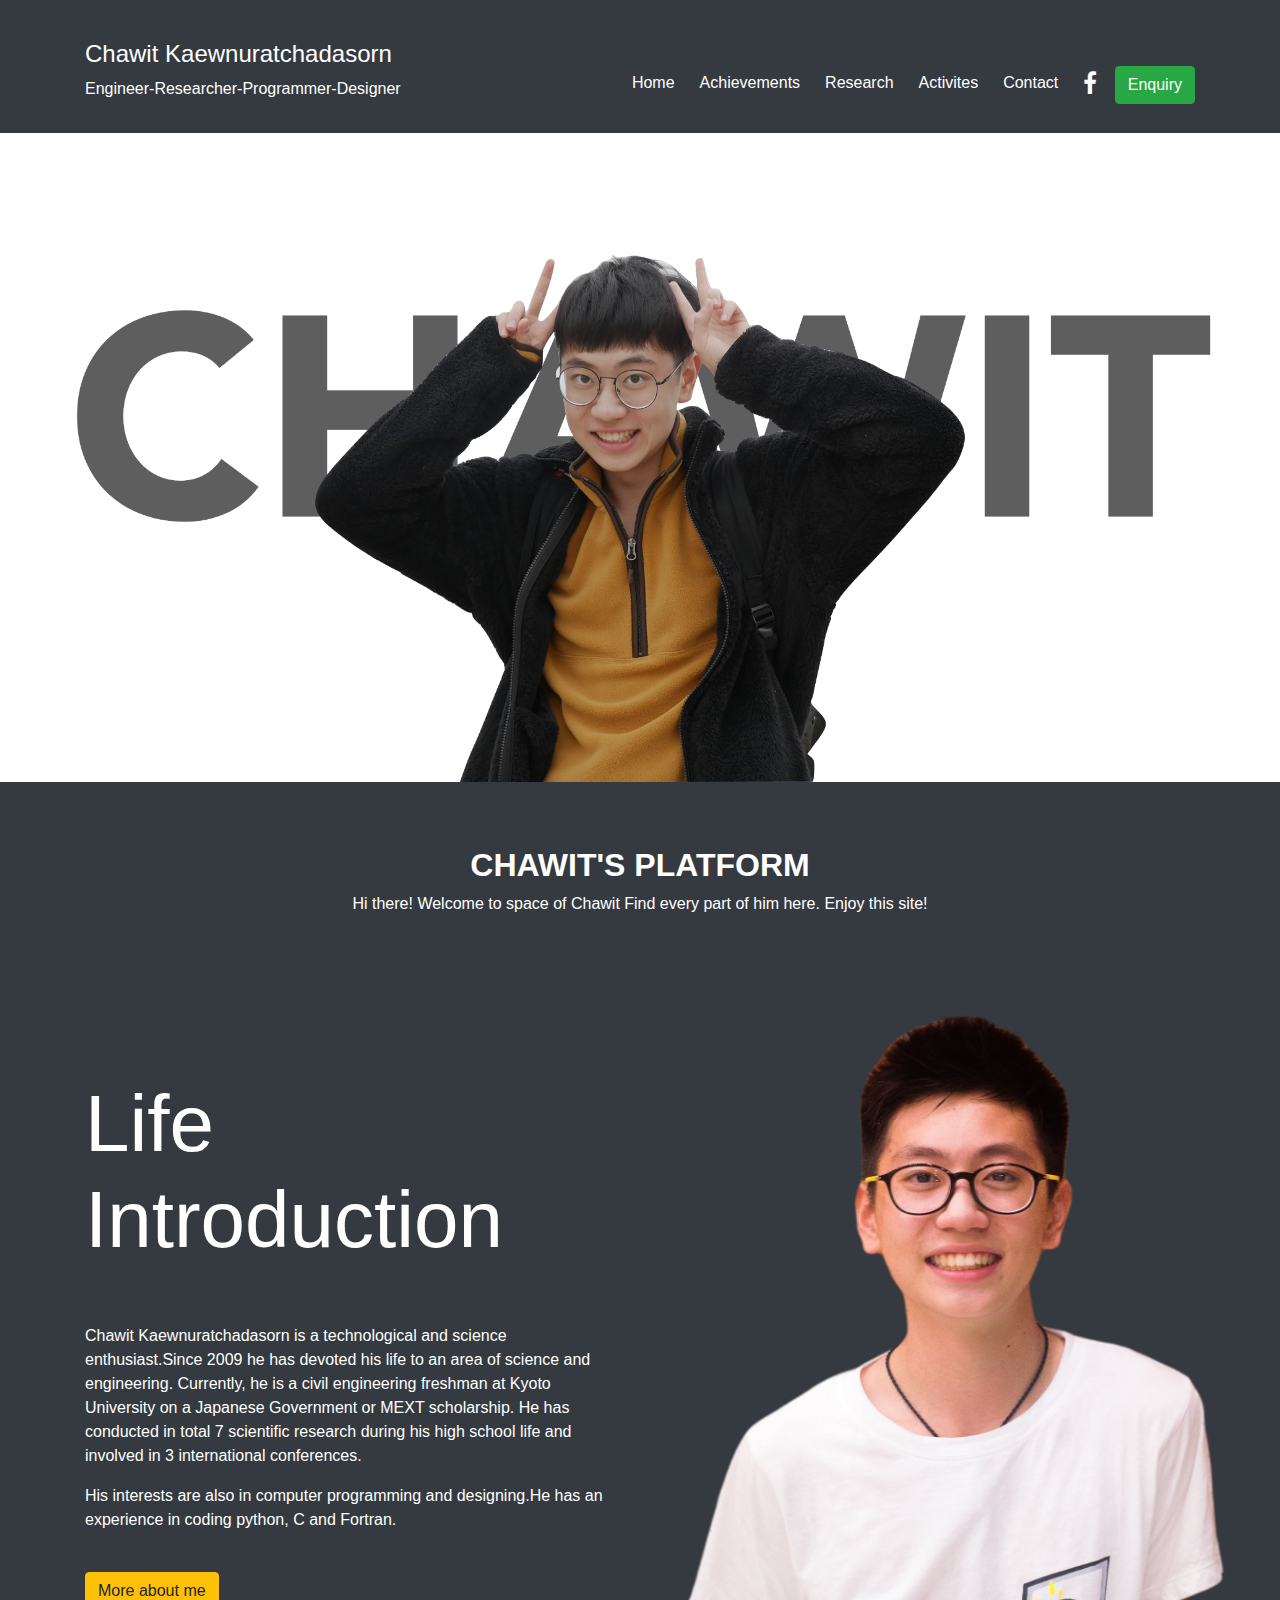
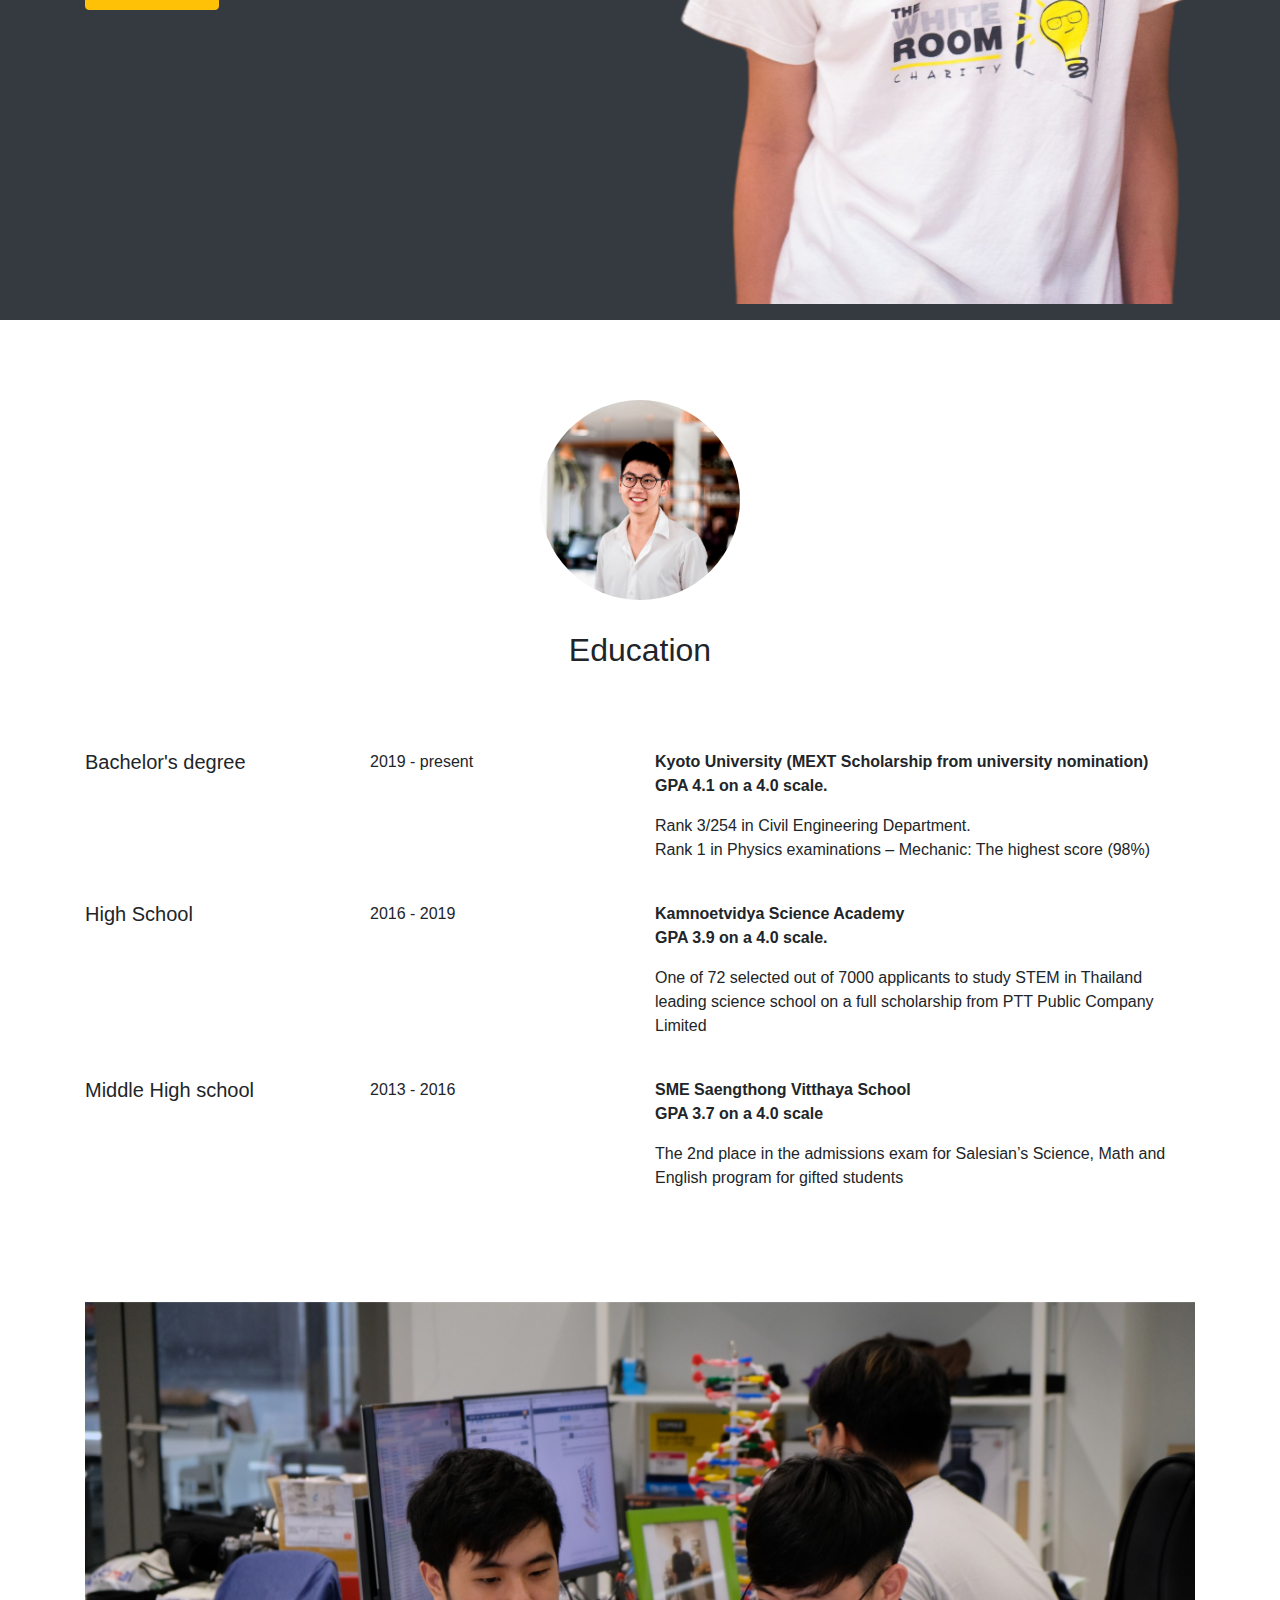
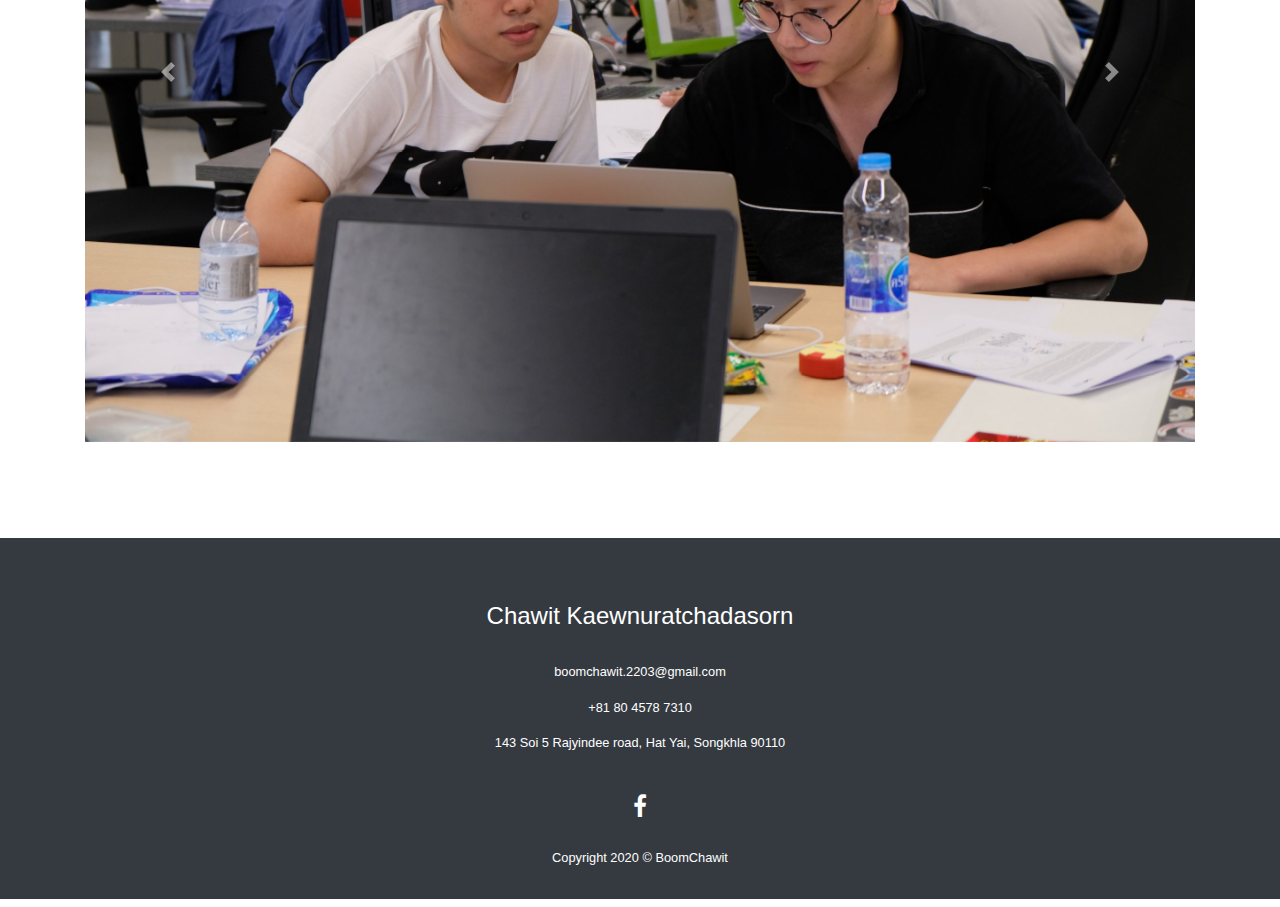
<file: index.html>
<!DOCTYPE html>

<html lang="en">
    <head>
        <link href="https://stackpath.bootstrapcdn.com/bootstrap/4.5.0/css/bootstrap.min.css" rel="stylesheet">
        <link rel="stylesheet" href="https://cdnjs.cloudflare.com/ajax/libs/font-awesome/4.7.0/css/font-awesome.min.css">
        <link href="styles.css" rel="stylesheet">
        <title>My Webpage</title>
        <script src = "fade.js"></script>
    </head>
    <body>
        <div class="container-fluid p-3 mb-2 bg-dark text-white">
            <br>
            <div class = "container">
                <div class="row justify-content-between">
                    <div class="col-5">
                        <h4>Chawit Kaewnuratchadasorn</h4>
                        <p class = "lighter">Engineer-Researcher-Programmer-Designer</p>
                    </div>
                    <div class="col-7 right ml-auto">
                        <br>
                        <div class="btn-group" role="group" aria-label="Basic example">
                            <a class="btn btn-dark" href="index.html" role="button">Home</a>
                            <a class="btn btn-dark" href="achievement.html" role="button">Achievements</a>
                            <a class="btn btn-dark" href="research.html" role="button">Research</a>
                            <a class="btn btn-dark" href="activities.html" role="button">Activites</a>
                            <a class="btn btn-dark" href="contact.html" role="button">Contact</a>
                            <a class="btn btn-dark" href= "https://www.facebook.com/boomchawit/" role="button">
                                <i class="fa fa-facebook-f" style="font-size:24px"></i>
                            </a>
                        </div>
                        <button type="button" class="btn btn-success">Enquiry</button>
                    </div>
                </div>
            </div>
        </div>
        <div class="con container-fluid text-dark">
            <img src="Site Files/Picture3.png" alt="First" style = "max-width:95%; height:auto;">
        </div>
        <div class="container-fluid p-3 mb-2 bg-dark text-white">
            <div class = "container">
                <div class="mid">
                    <br><br>
                    <h1 class = 'bold'>CHAWIT'S PLATFORM</h1>
                    <p class = "lighter">Hi there! Welcome to space of Chawit Find every part of him here. Enjoy this site!</p>
                </div>
                <div class="row">
                    <div class="col">
                        <br><br><br><br><br><br>
                        <h2 style = "font-size: 500%">Life Introduction</h2>
                        <br><br>
                        <p class = "lighter">Chawit Kaewnuratchadasorn is a technological and science enthusiast.Since 2009 he has devoted his life to an area of science and engineering.
                        Currently, he is a civil engineering freshman at Kyoto University on a Japanese Government or MEXT scholarship. He has conducted in total 7 scientific research during his high school life and involved in 3 international conferences.</p>
                        
                        <p class = "lighter">His interests are also in computer programming and designing.He has an experience in coding python, C and Fortran. </p>
                        <br>
                        <a class="btn btn-warning" href="achievement.html" role="button">More about me</a>
                        <br><br>
                    </div>
                    <div class="col">
                        <img src="Site Files/Picture4.png" alt="Introduction" class = "sec3">
                    </div>
                </div>
            </div>
        </div>
        <div class="container">
            <div class = "mid">
                <br><br><br>
                <div class="circular--landscape"><img src="Site Files/IMG_7409.JPG.jpg" /></div>
                <br><br>
            </div>
            <h2 class="mid">Education</h2>
            <br><br><br>
            <div class="row">
                <div class="col">
                    <h5>Bachelor's degree</h5>
                </div>
                <div class="col">
                    2019 - present
                </div>
                <div class="col-6">
                    <p style = "font-weight: bold">Kyoto University (MEXT Scholarship from university nomination)<br>
                    GPA 4.1 on a 4.0 scale.</p>
                    <p>Rank 3/254 in Civil Engineering Department.<br>
                    Rank 1 in Physics examinations – Mechanic: The highest score (98%)</p><br>
                </div> 
            </div>
            <div class="row">
                <div class="col">
                    <h5>High School</h5>
                </div>
                <div class="col">
                    2016 - 2019
                </div>
                <div class="col-6">
                    <p style = "font-weight: bold">Kamnoetvidya Science Academy <br>
                    GPA 3.9 on a 4.0 scale.</p>
                    <p>One of 72 selected out of 7000 applicants to study STEM in Thailand 
                        leading science school on a full scholarship from PTT Public Company Limited</p><br>
                </div> 
            </div>
            <div class="row">
                <div class="col">
                    <h5>Middle High school</h5>
                </div>
                <div class="col">
                    2013 - 2016
                </div>
                <div class="col-6">
                    <p style = "font-weight: bold">SME Saengthong Vitthaya School<br>
                    GPA 3.7 on a 4.0 scale</p>
                    <p>The 2nd place in the admissions exam for Salesian’s Science, Math and English program for gifted students</p><br>
                </div> 
            </div>
            <br><br><br>
        </div>
        <div class = "container">
            <div id="carouselExampleSlidesOnly" class="carousel slide" data-ride="carousel">
                <div class="carousel-inner">
                    <div class="carousel-item active">
                        <img src="Site Files/IMG_1927.JPG.jpg" class="d-block w-100" alt="...">
                    </div>
                    <div class="carousel-item">
                      <img src="Site Files/IMG_7409.JPG.jpg" class="d-block w-100" alt="...">
                    </div>
                    <div class="carousel-item">
                      <img src="Site Files/IMG_6967.JPG.jpg" class="d-block w-100" alt="...">
                    </div>
                    <div class="carousel-item">
                      <img src="Site Files/IMG_5067.JPG.jpg" class="d-block w-100" alt="...">
                    </div>
                    <div class="carousel-item">
                      <img src="Site Files/IMG_6992.JPG.jpg" class="d-block w-100" alt="...">
                    </div>
                    <div class="carousel-item">
                      <img src="Site Files/IMG_6983.JPG.jpg" class="d-block w-100" alt="...">
                    </div>
                    <div class="carousel-item">
                      <img src="Site Files/IMG_2820.JPG.jpg" class="d-block w-100" alt="...">
                    </div>
                </div>
                <a class="carousel-control-prev" href="#carouselExampleControls" role="button" data-slide="prev">
                    <span class="carousel-control-prev-icon" aria-hidden="true"></span>
                    <span class="sr-only">Previous</span>
                </a>
                <a class="carousel-control-next" href="#carouselExampleControls" role="button" data-slide="next">
                    <span class="carousel-control-next-icon" aria-hidden="true"></span>
                    <span class="sr-only">Next</span>
                </a>
            </div>
            <br><br><br><br>
        </div>
        <div class="container-fluid p-3 mb-2 bg-dark text-white">
            <div class = "mid">
                <br><br>
                <h4>Chawit Kaewnuratchadasorn</h4>
                <br>
                <div class = "lighter" style = "font-size: 80%">
                    <p>boomchawit.2203@gmail.com</p>
                    <p>+81 80 4578 7310</p>
                    <p>143 Soi 5 Rajyindee road, Hat Yai, Songkhla 90110</p><br>
                    <a class="btn btn-dark" href= "https://www.facebook.com/boomchawit/" role="button">
                        <i class="fa fa-facebook-f" style="font-size:24px"></i>
                    </a>
                    <br><br>
                    <p>Copyright 2020 © BoomChawit</p>
                </div>
            </div>
        </div>
    </body>
</html>
</file>
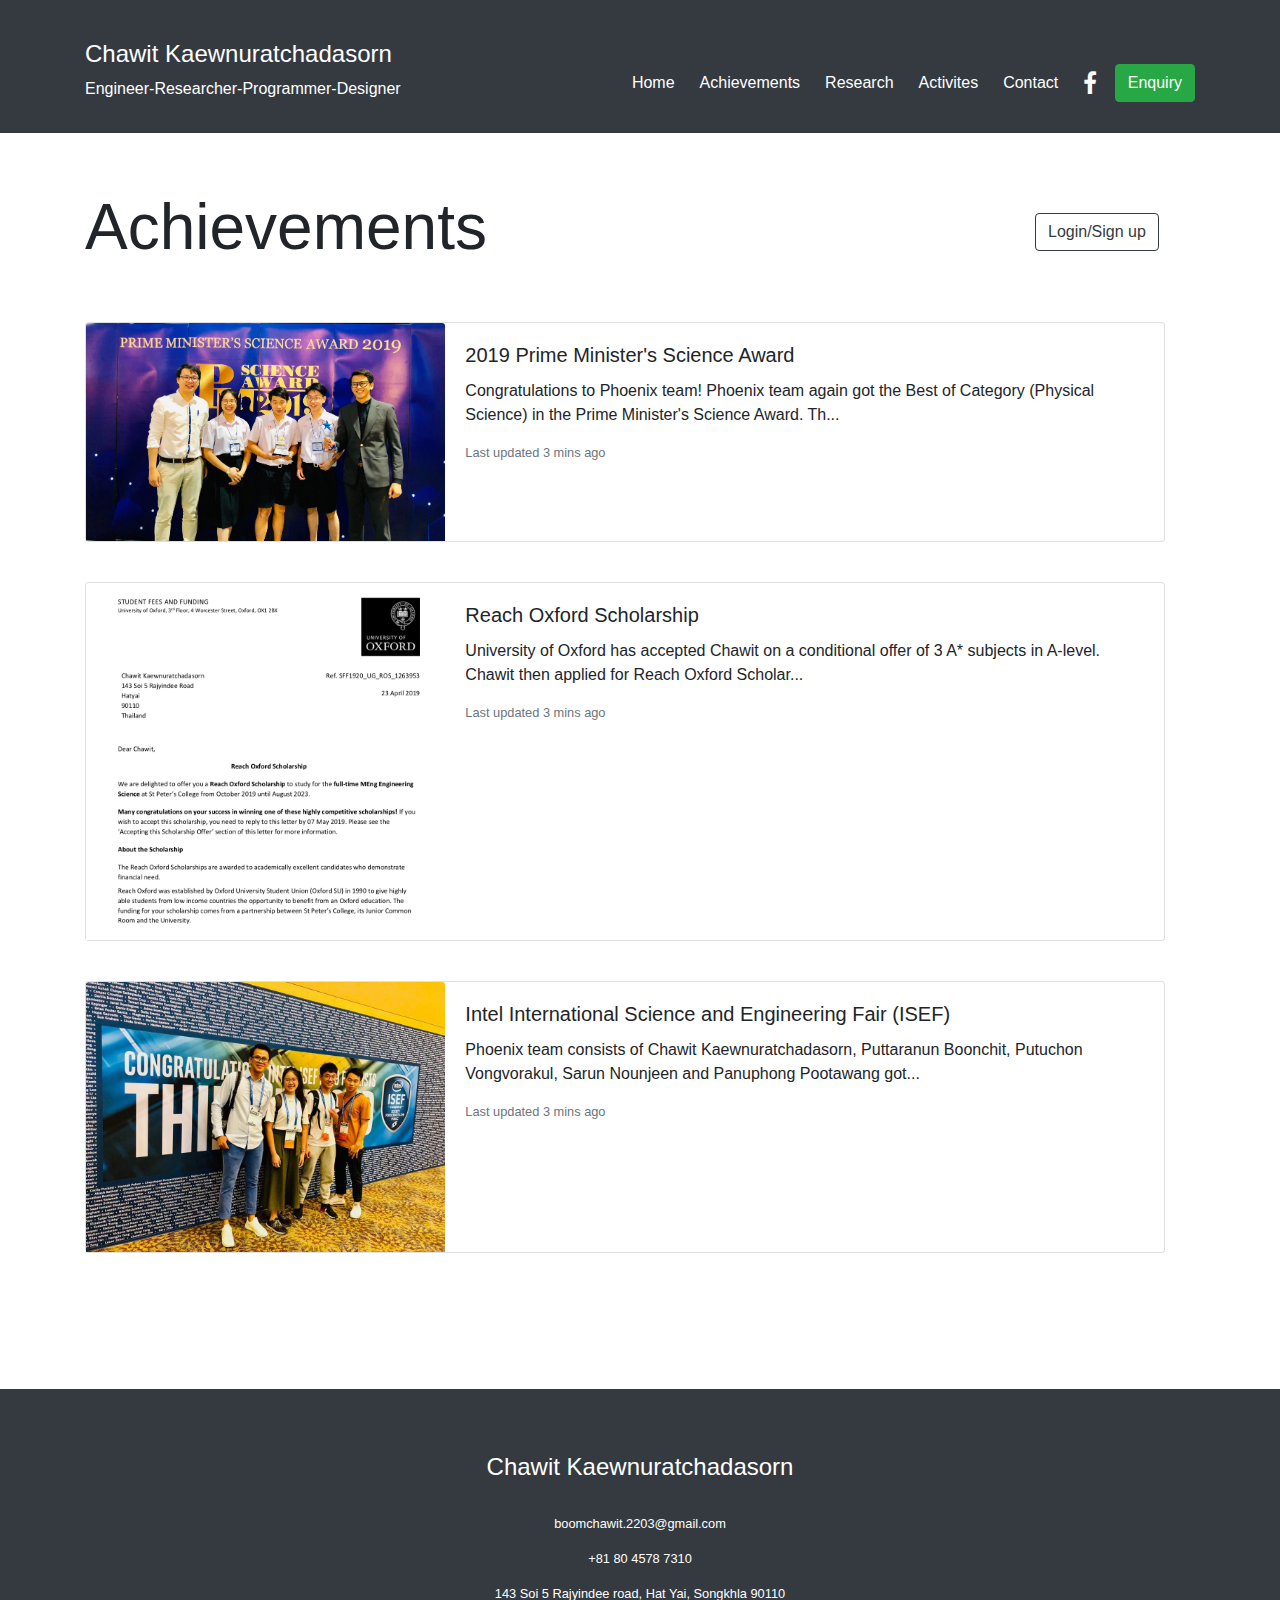
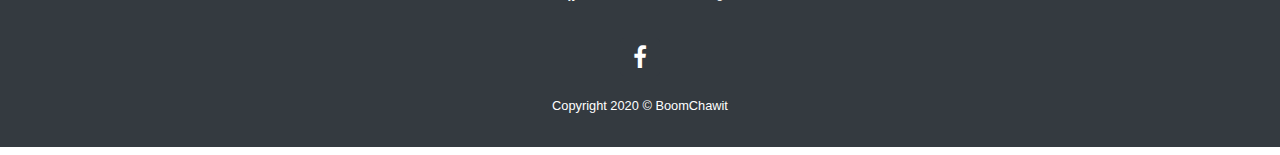
<file: achievement.html>
<html lang="en">
    <head>
        <link href="https://stackpath.bootstrapcdn.com/bootstrap/4.5.0/css/bootstrap.min.css" rel="stylesheet">
        <link rel="stylesheet" href="https://cdnjs.cloudflare.com/ajax/libs/font-awesome/4.7.0/css/font-awesome.min.css">
        <link href="styles.css" rel="stylesheet">
        <title>My Webpage</title>
    </head>
    <body>
        <div class="container-fluid p-3 mb-2 bg-dark text-white">
            <br>
            <div class = "container">
                <div class="row justify-content-between">
                    <div class="col-5">
                        <h4>Chawit Kaewnuratchadasorn</h4>
                        <p class = "lighter">Engineer-Researcher-Programmer-Designer</p>
                    </div>
                    <div class="col-7 right ml-auto">
                        <br>
                        <div class="btn-group" role="group" aria-label="Basic example">
                            <a class="btn btn-dark" href="index.html" role="button">Home</a>
                            <a class="btn btn-dark" href="achievement.html" role="button">Achievements</a>
                            <a class="btn btn-dark" href="research.html" role="button">Research</a>
                            <a class="btn btn-dark" href="activities.html" role="button">Activites</a>
                            <a class="btn btn-dark" href="contact.html" role="button">Contact</a>
                            <a class="btn btn-dark" href= "https://www.facebook.com/boomchawit/" role="button">
                                <i class="fa fa-facebook-f" style="font-size:24px"></i>
                            </a>
                        </div>
                        <button type="button" class="btn btn-success">Enquiry</button>
                    </div>
                </div>
            </div>
        </div>
        <div class="container">
            <br><br>
            <div class="row justify-content-between">
                <div class="col-6">
                    <h2 style = "font-size:400%">Achievements</h2>
                </div>
                <div class="col-2 align-middle">
                    <br>
                    <a class="btn btn-outline-dark" href="index.html" role="button">Login/Sign up</a>
                </div>
            </div>
            <br><br>
            <div class="card mb-3" style="max-width: 1080px;">
                <div class="row no-gutters">
                    <div class="col-md-4">
                        <img src="Site Files/IMG_1928.JPG.jpg" class="card-img-top" alt="Prime">
                    </div>
                    <div class="col-md-8">
                        <div class="card-body">
                            <h5 class="card-title">2019 Prime Minister's Science Award</h5>
                            <p class="card-text">Congratulations to Phoenix team! Phoenix team again got the Best of Category (Physical Science)
                            in the Prime Minister's Science Award. Th...</p>
                            <p class="card-text"><small class="text-muted">Last updated 3 mins ago</small></p>
                        </div>
                    </div>
                </div>
            </div>
            <br>
            <div class="card mb-3" style="max-width: 1080px;">
                <div class="row no-gutters">
                    <div class="col-md-4">
                        <img src="Site Files/12.png" class="card-img-top" alt="Oxford">
                    </div>
                    <div class="col-md-8">
                        <div class="card-body">
                            <h5 class="card-title">Reach Oxford Scholarship</h5>
                            <p class="card-text">University of Oxford has accepted Chawit on a conditional offer of 3 A* subjects in A-level. 
                            Chawit then applied for Reach Oxford Scholar...</p>
                            <p class="card-text"><small class="text-muted">Last updated 3 mins ago</small></p>
                        </div>
                    </div>
                </div>
            </div>
            <br>
            <div class="card mb-3" style="max-width: 1080px;">
                <div class="row no-gutters">
                    <div class="col-md-4">
                        <img src="Site Files/IMG_1933.JPG.jpg" class="card-img-top" alt="ISEF">
                    </div>
                    <div class="col-md-8">
                        <div class="card-body">
                            <h5 class="card-title">Intel International Science and Engineering Fair (ISEF)</h5>
                            <p class="card-text">Phoenix team consists of Chawit Kaewnuratchadasorn, Puttaranun Boonchit, Putuchon Vongvorakul, 
                            Sarun Nounjeen and Panuphong Pootawang got...</p>
                            <p class="card-text"><small class="text-muted">Last updated 3 mins ago</small></p>
                        </div>
                    </div>
                </div>
            </div>
            <br><br><br><br><br>
        </div>
        <div class="container-fluid p-3 mb-2 bg-dark text-white">
            <div class = "mid">
                <br><br>
                <h4>Chawit Kaewnuratchadasorn</h4>
                <br>
                <div class = "lighter" style = "font-size: 80%">
                    <p>boomchawit.2203@gmail.com</p>
                    <p>+81 80 4578 7310</p>
                    <p>143 Soi 5 Rajyindee road, Hat Yai, Songkhla 90110</p><br>
                    <a class="btn btn-dark" href= "https://www.facebook.com/boomchawit/" role="button">
                        <i class="fa fa-facebook-f" style="font-size:24px"></i>
                    </a>
                    <br><br>
                    <p>Copyright 2020 © BoomChawit</p>
                </div>
            </div>
        </div>
    </body>
</html>
</file>
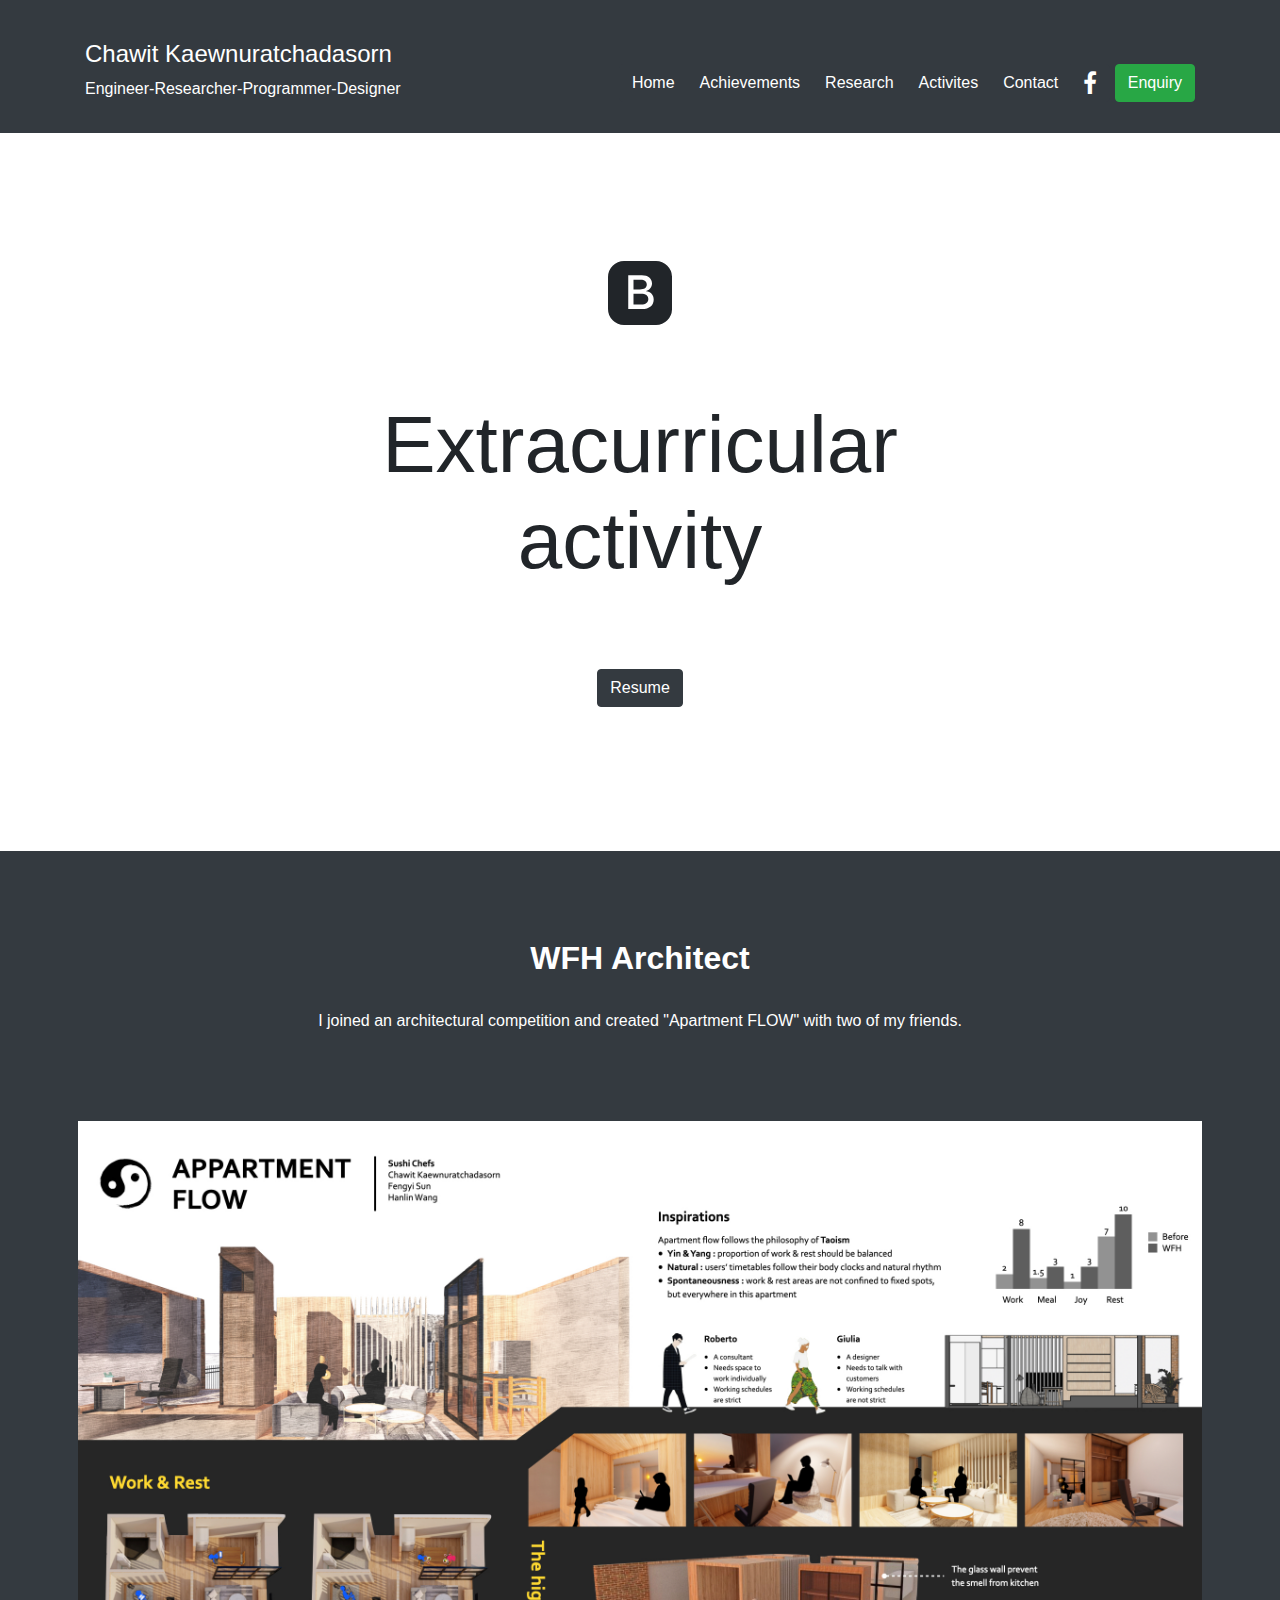
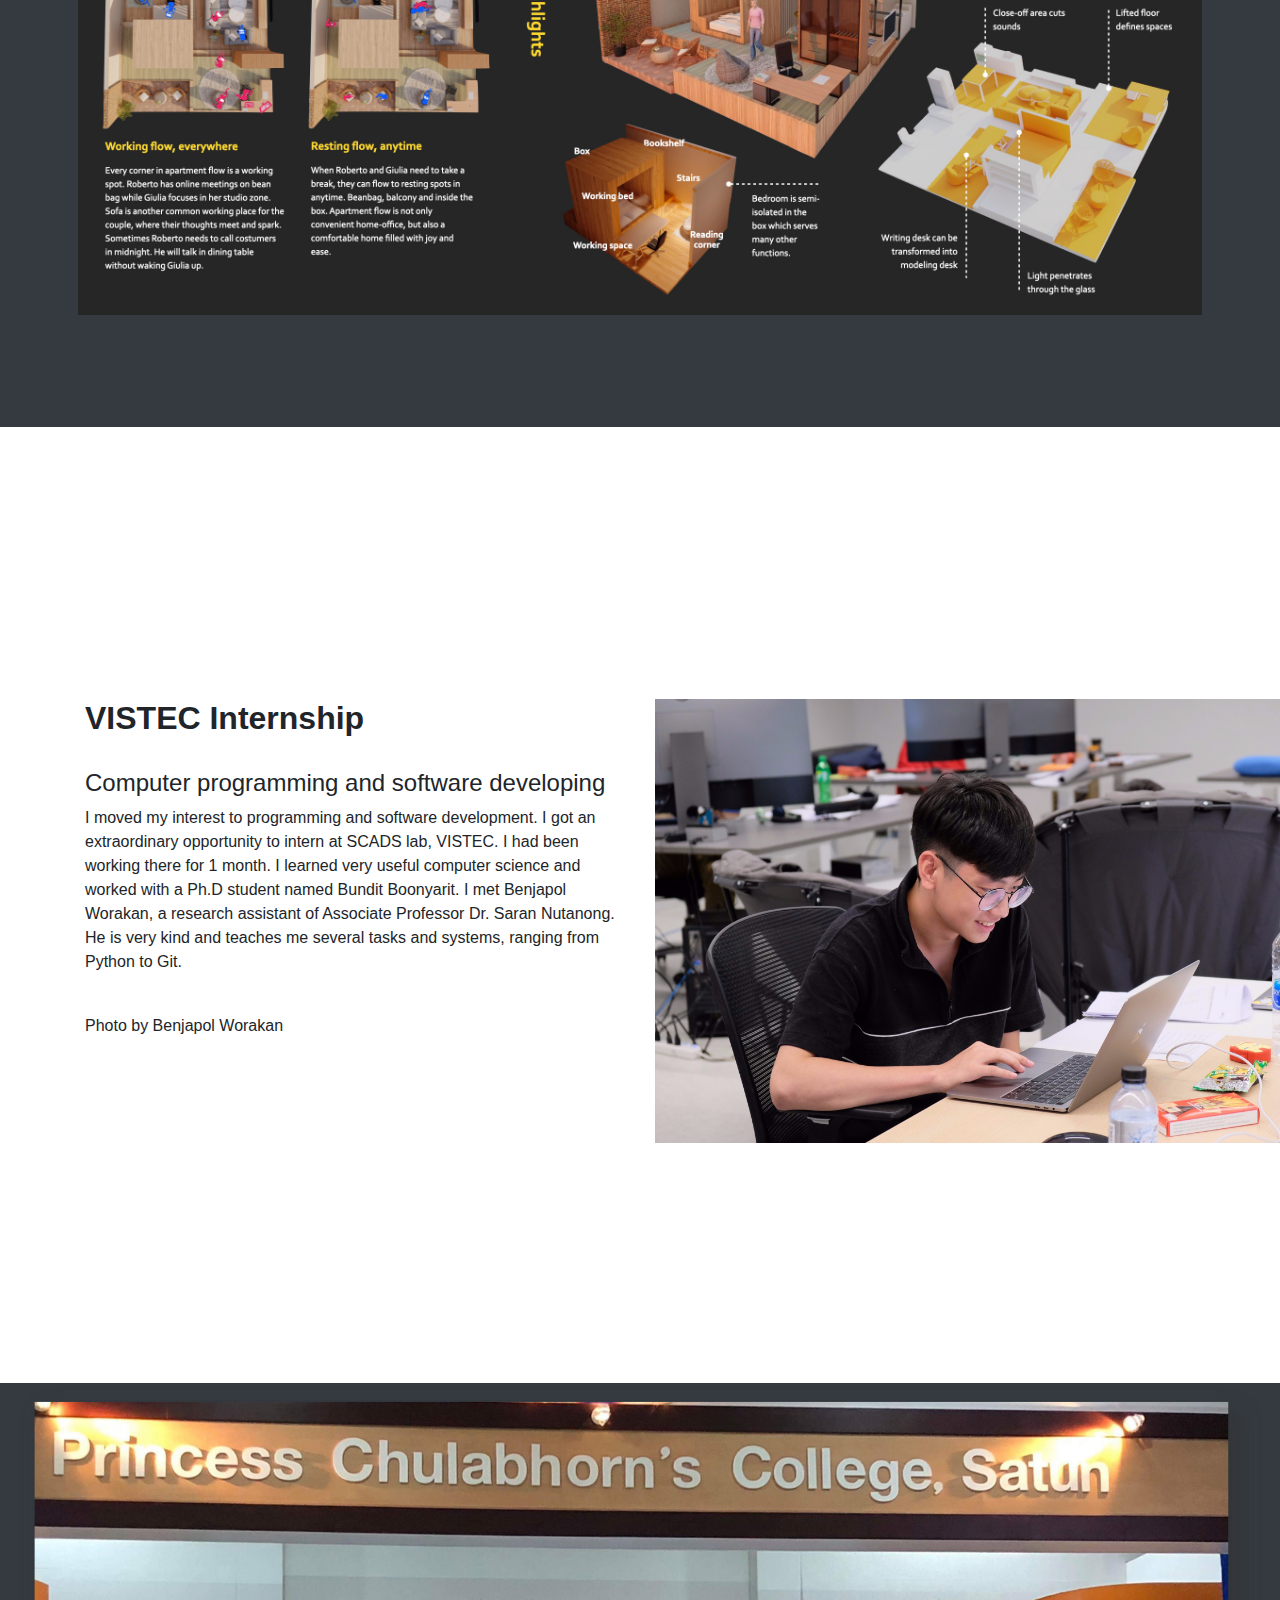
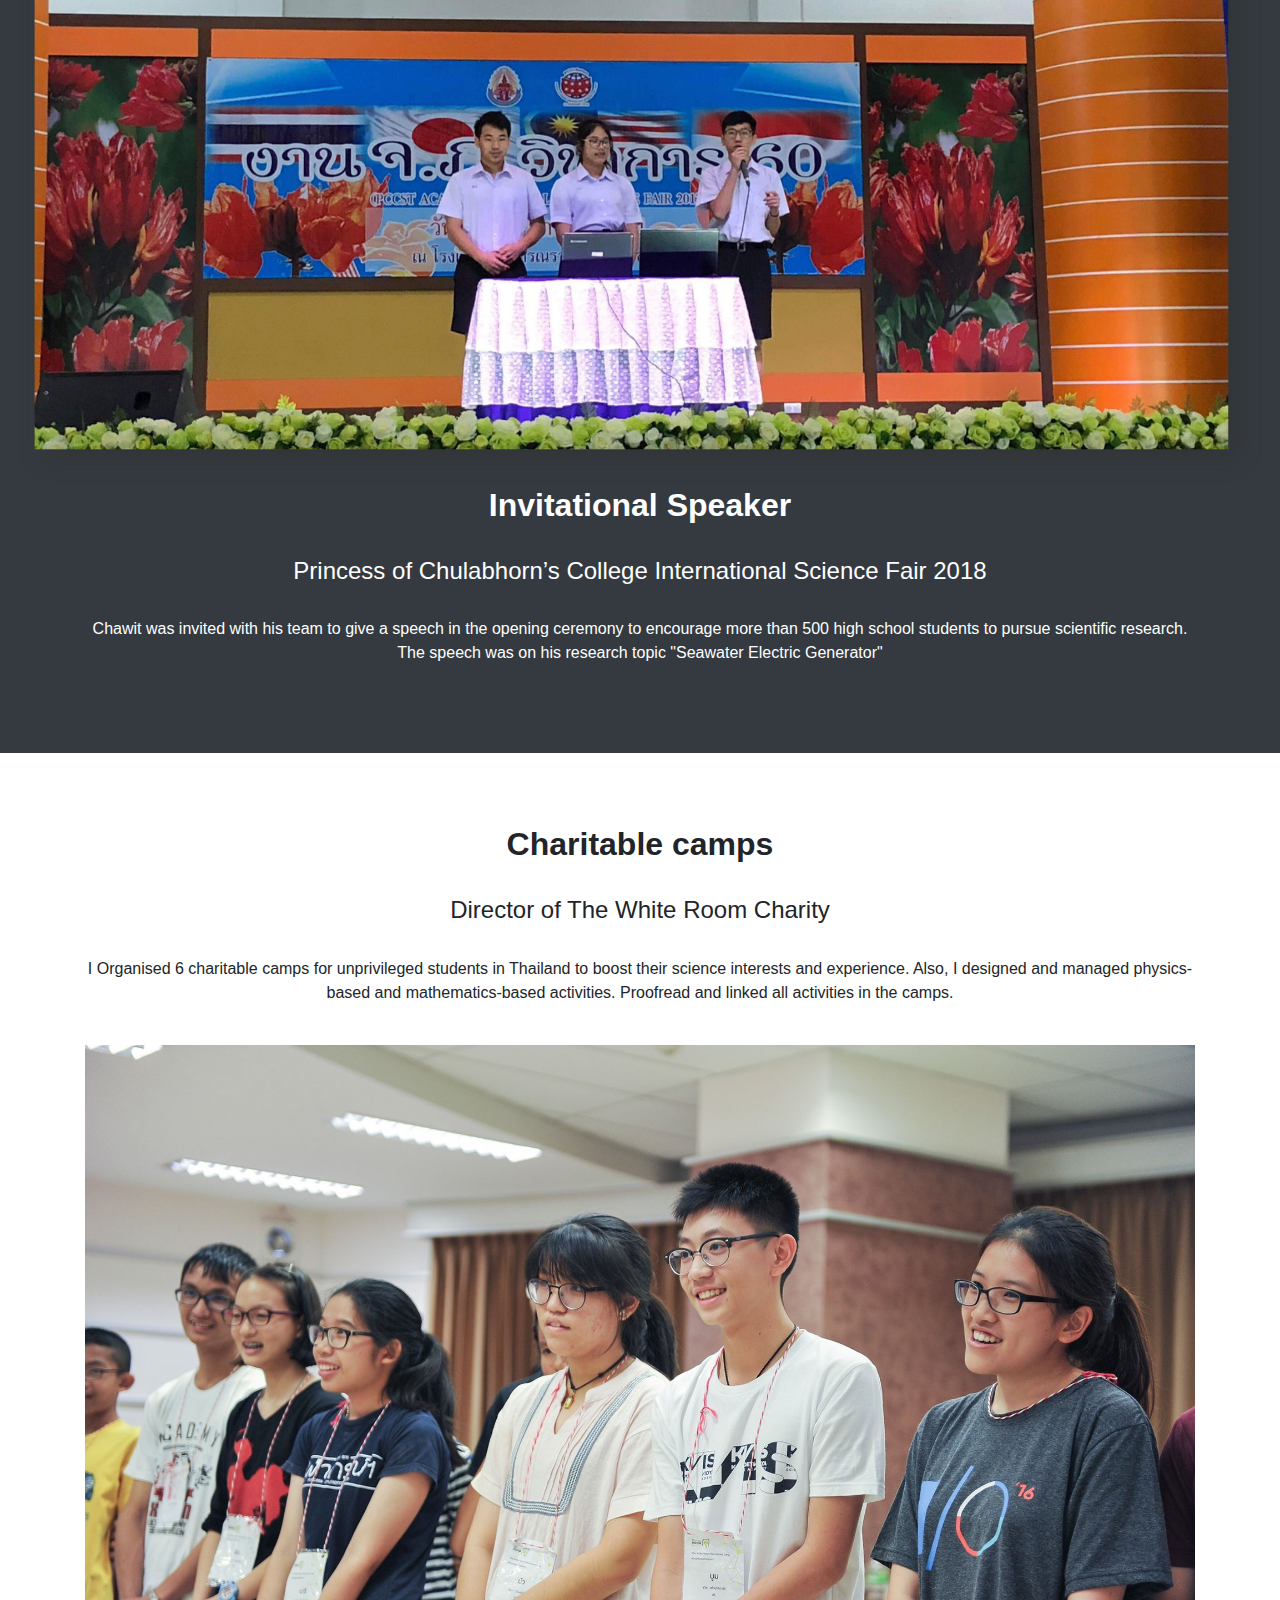
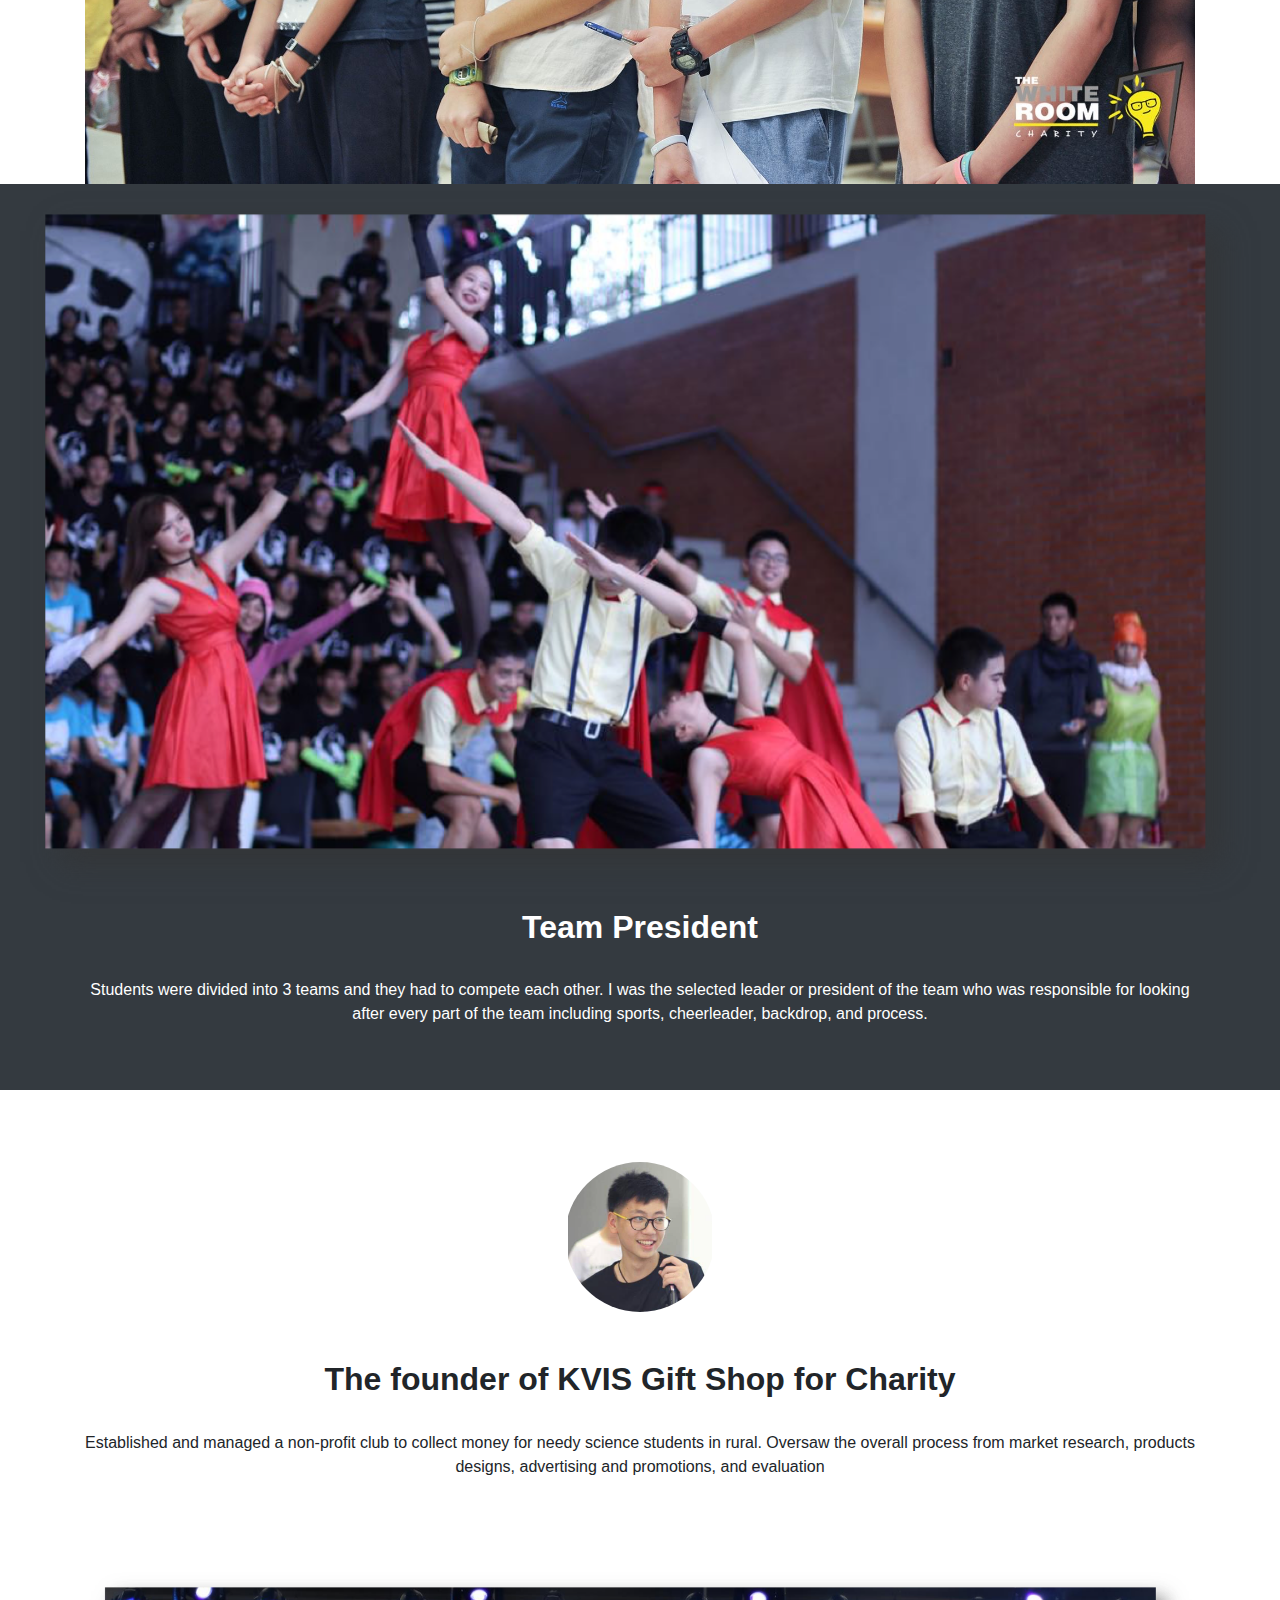
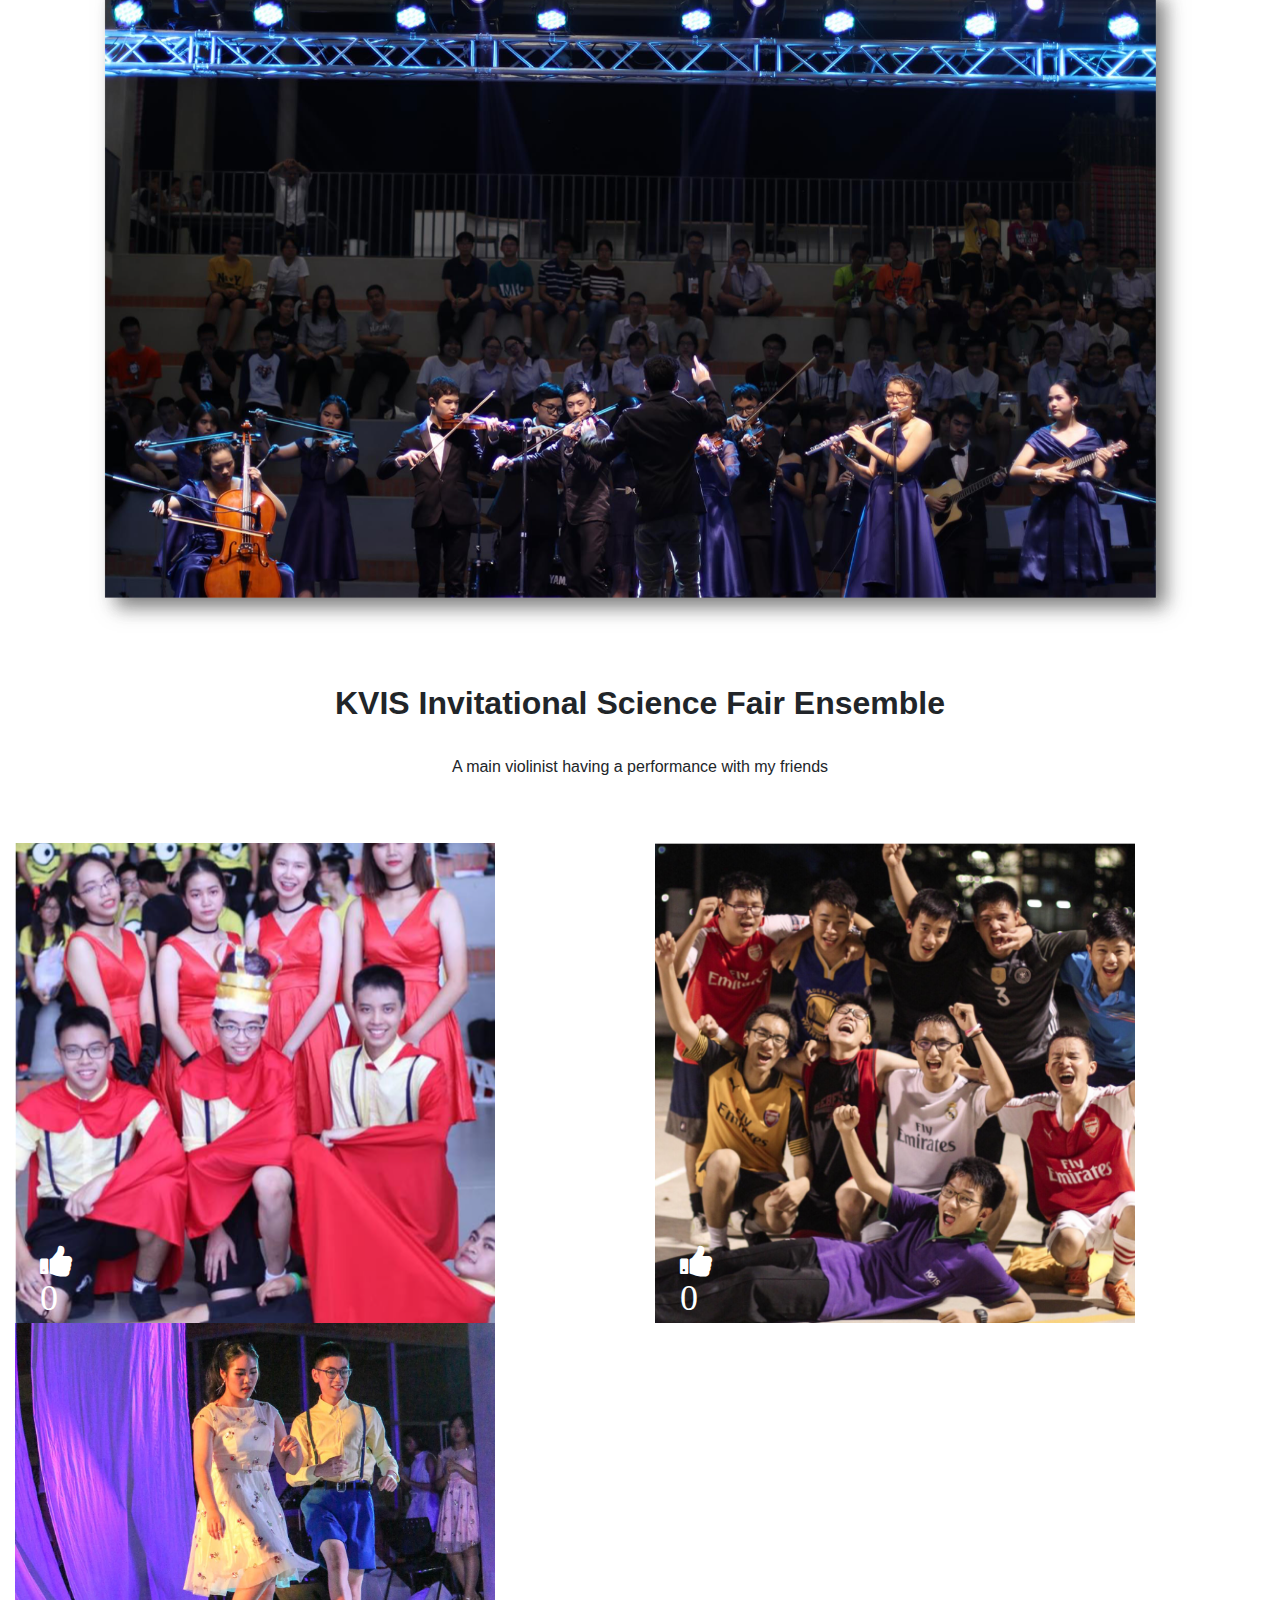
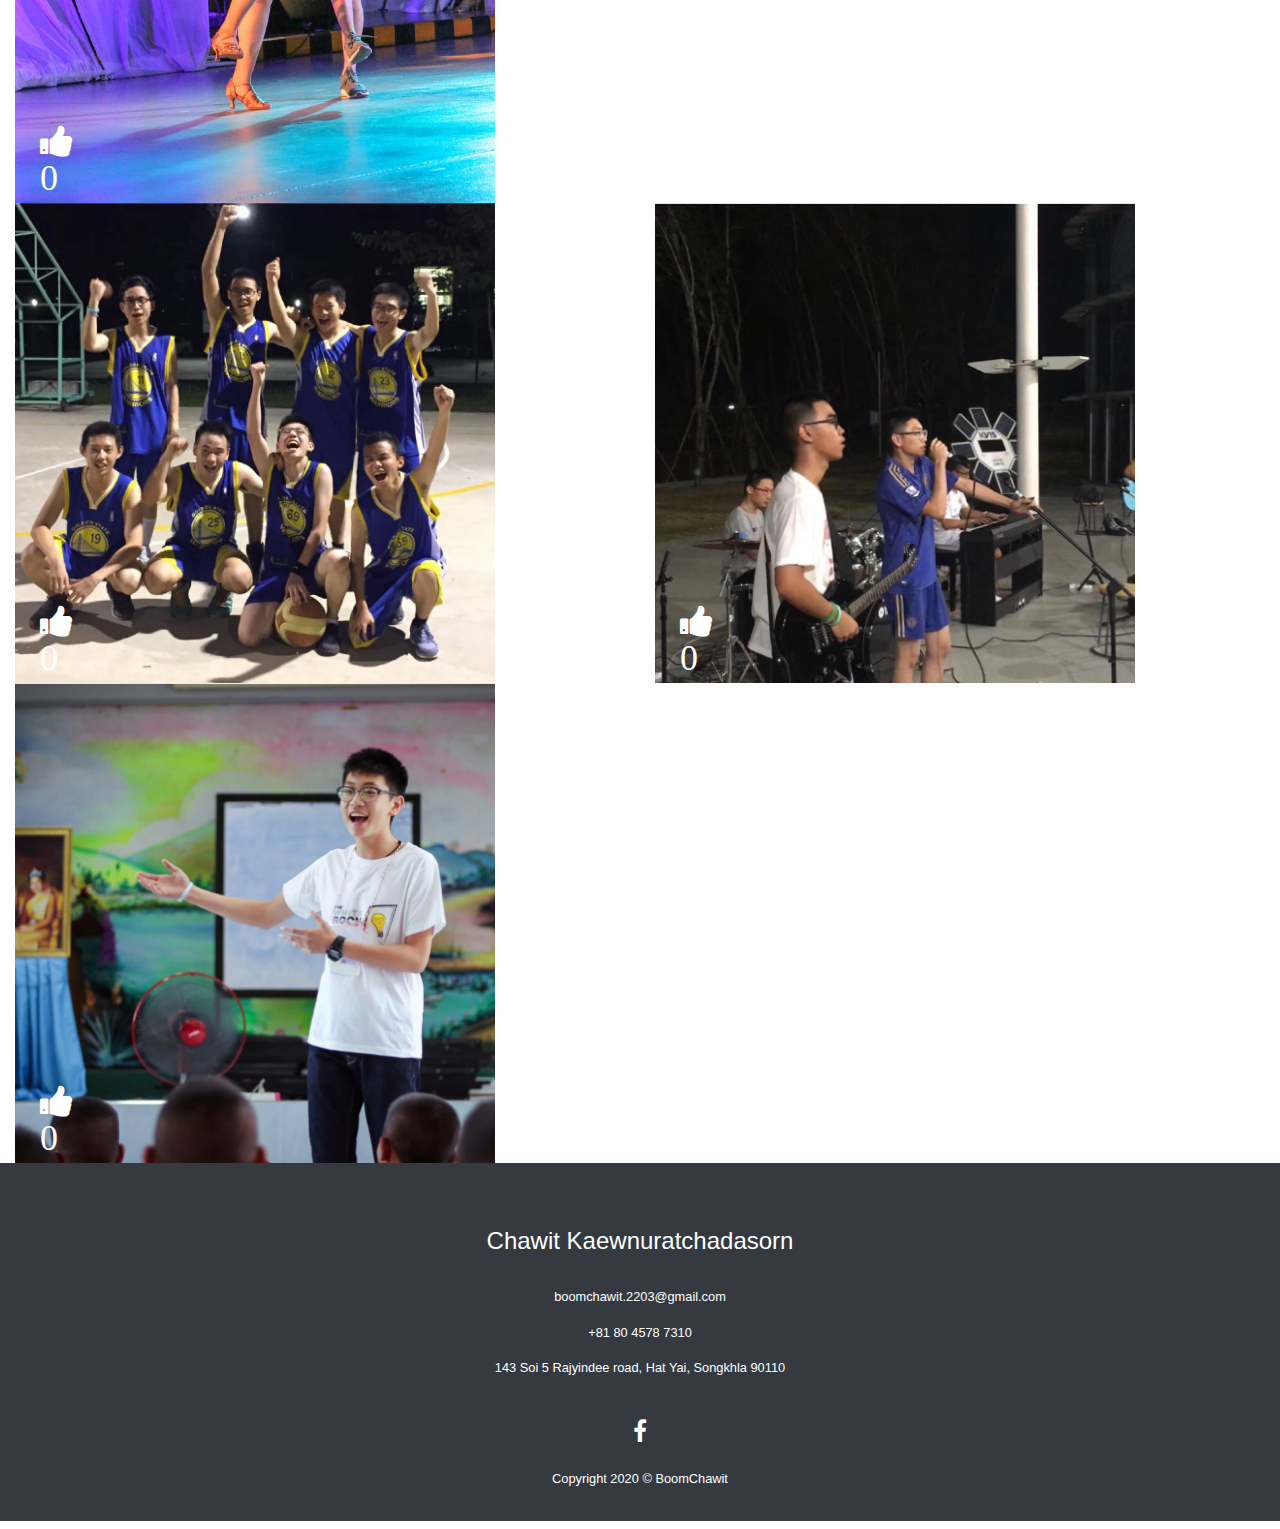
<file: activities.html>
<html lang="en">
    <head>
        <link href="https://stackpath.bootstrapcdn.com/bootstrap/4.5.0/css/bootstrap.min.css" rel="stylesheet">
        <link rel="stylesheet" href="https://cdnjs.cloudflare.com/ajax/libs/font-awesome/4.7.0/css/font-awesome.min.css">
        <link href="styles.css" rel="stylesheet">
        <script src = "increase.js"></script>
        <title>My Webpage</title>
    </head>
    <body>
        <div class="container-fluid p-3 mb-2 bg-dark text-white">
            <br>
            <div class = "container">
                <div class="row justify-content-between">
                    <div class="col-5">
                        <h4>Chawit Kaewnuratchadasorn</h4>
                        <p class = "lighter">Engineer-Researcher-Programmer-Designer</p>
                    </div>
                    <div class="col-7 right ml-auto">
                        <br>
                        <div class="btn-group" role="group" aria-label="Basic example">
                            <a class="btn btn-dark" href="index.html" role="button">Home</a>
                            <a class="btn btn-dark" href="achievement.html" role="button">Achievements</a>
                            <a class="btn btn-dark" href="research.html" role="button">Research</a>
                            <a class="btn btn-dark" href="activities.html" role="button">Activites</a>
                            <a class="btn btn-dark" href="contact.html" role="button">Contact</a>
                            <a class="btn btn-dark" href= "https://www.facebook.com/boomchawit/" role="button">
                                <i class="fa fa-facebook-f" style="font-size:24px"></i>
                            </a>
                        </div>
                        <button type="button" class="btn btn-success">Enquiry</button>
                    </div>
                </div>
            </div>
        </div>
        <div class="container">
            <div class = "mid">
                <br><br><br><br><br>
                <svg width="4em" height="4em" viewBox="0 0 16 16" class="bi bi-bootstrap-fill" fill="currentColor" xmlns="http://www.w3.org/2000/svg">
                    <path fill-rule="evenodd" d="M4.002 0a4 4 0 0 0-4 4v8a4 4 0 0 0 4 4h8a4 4 0 0 0 4-4V4a4 4 0 0 0-4-4h-8zm1.06 12h3.475c1.804 0 2.888-.908 2.888-2.396 0-1.102-.761-1.916-1.904-2.034v-.1c.832-.14 1.482-.93 1.482-1.816 0-1.3-.955-2.11-2.542-2.11H5.062V12zm1.313-4.875V4.658h1.78c.973 0 1.542.457 1.542 1.237 0 .802-.604 1.23-1.764 1.23H6.375zm0 3.762h1.898c1.184 0 1.81-.48 1.81-1.377 0-.885-.65-1.348-1.886-1.348H6.375v2.725z"/>
                </svg>
                <br><br><br><br>
                <h2 style = "font-size: 500%">Extracurricular <br> activity</h2><br><br><br>
                <a class="btn btn-dark" href="Site Files/Resume.pdf" role="button">Resume</a>
                <br><br><br><br><br><br><br>
            </div>
        </div>
        <div class = "container-fluid p-3 mb-2 bg-dark text-white mid">
            <br><br><br>
            <h2 class = 'bold'>WFH Architect</h2><br>
            <p class = "lighter">I joined an architectural competition and created "Apartment FLOW" with two of my friends.</p>
            <br><br><br>
            <img src="Site Files/SushiChefs.001.jpeg" alt="arch" style = "max-width:90%;">
            <br><br><br><br><br>
        </div>
        <div class = "container">
            <br><br><br><br><br><br><br><br><br><br><br>
            <div class="row">
                <div class="col">
                    <h2 class = 'bold'>VISTEC Internship</h2>
                    <br>
                    <h4>Computer programming and software developing</h4>
                    <p class = "lighter">I moved my interest to programming and software development. 
                    I got an extraordinary opportunity to intern at SCADS lab, VISTEC. 
                    I had been working there for 1 month. I learned very useful computer science and worked with a 
                    Ph.D student named Bundit Boonyarit. I met Benjapol Worakan, a research assistant of Associate Professor
                    Dr. Saran Nutanong. He is very kind and teaches me several tasks and systems, ranging from Python to Git.</p><br>
                    <p class = "lighter">Photo by Benjapol Worakan</p>
                    
                </div>
                <div class="col">
                    <img src="Site Files/IMG_1926_edited_edited.jpg" alt="vistec" class = "sec3">
                </div>
            </div>
            <br><br><br><br><br><br><br><br><br><br>
        </div>
        <div class="container-fluid bg-dark text-white mid">
            <img src = "Site Files/16.png" alt = "Satun" class = "sec2">
            <br>
            <div class="container mid">
                <h2 class = 'bold'>Invitational Speaker</h2><br>
                <h4>Princess of Chulabhorn’s College International Science Fair 2018</h4><br>
                <p class = "lighter">Chawit was invited with his team to give a speech in the opening ceremony to 
                encourage more than 500 high school students to pursue scientific research. The speech was on his research topic 
                "Seawater Electric Generator"</p><br><br><br>
            </div>
        </div>
        <div class="container mid">
            <br><br><br>
            <h2 class = 'bold'>Charitable camps</h2><br>
            <h4>Director of The White Room Charity</h4><br>
            <p class = "lighter">I Organised 6 charitable camps for unprivileged students in Thailand to boost their science interests and experience. 
            Also, I designed and managed physics-based and mathematics-based activities. Proofread and linked all activities in the camps.</p>
            <br>
            <img src = "Site Files/IMG_1935.JPG.jpg" alt = "White Room" class = "sec2"><br>
        </div>
        <div class="container-fluid bg-dark text-white mid">
            <img src="Site Files/1.png" class="sec2" alt="Responsive image">
            <br>
            <div class="container mid">
                <h2 class = 'bold'>Team President</h2><br>
                <p class = "lighter">Students were divided into 3 teams and they had to compete each other. 
                I was the selected leader or president of the team who was responsible for looking after every part of 
                the team including sports, cheerleader, backdrop, and process.</p><br><br>
            </div>
        </div>
        <div class="container mid">
            <br><br><br>
            <div class="circular"><img src="Site Files/2_edited.png" /></div>
            <br><br><br>
            <h2 class = 'bold'>The founder of KVIS Gift Shop for Charity</h2><br>
            <p class = "lighter">Established and managed a non-profit club to collect money for needy science students in rural.
            Oversaw the overall process from market research, products designs, advertising and promotions, and evaluation</p><br><br>
        </div>
        <div class="container mid">
            <br>
            <img src="Site Files/17.png" class="img-fluid" alt="Responsive image">
            <br><br><br>
            <h2 class = 'bold'>KVIS Invitational Science Fair Ensemble</h2><br>
            <p class = "lighter">A main violinist having a performance with my friends</p><br><br>
        </div>
        <div class="container-fluid">
            <div class="row">
                <div class="col">
                        <img src="Site Files/30.png" alt="Introduction" class = "three">
                        <i onclick="increase(1)" class="fa fa-thumbs-up bottom-left" style="font-size:36px; color:white"><div id = "result1">0</div></i>
                </div>
                <div class="col">
                        <img src="Site Files/37.png" alt="Introduction" class = "three">
                        <i onclick="increase(2)" class="fa fa-thumbs-up bottom-left" style="font-size:36px; color:white"><div id = "result2">0</div></i>
                </div>
                <div class="col">
                        <img src="Site Files/25.jpg" alt="Introduction" class = "three">
                        <i onclick="increase(3)" class="fa fa-thumbs-up bottom-left" style="font-size:36px; color:white"><div id = "result3">0</div></i>
                </div>
            </div>
            <div class="row">
                <div class="col">
                        <img src="Site Files/35.png" alt="Introduction" class = "three">
                        <i onclick="increase(4)" class="fa fa-thumbs-up bottom-left" style="font-size:36px; color:white"><div id = "result4">0</div></i>
                </div>
                <div class="col">
                        <img src="Site Files/34.png" alt="Introduction" class = "three">
                        <i onclick="increase(5)" class="fa fa-thumbs-up bottom-left" style="font-size:36px; color:white"><div id = "result5">0</div></i>
                </div>
                <div class="col">
                        <img src="Site Files/32.png" alt="Introduction" class = "three">
                        <i onclick="increase(6)" class="fa fa-thumbs-up bottom-left" style="font-size:36px; color:white"><div id = "result6">0</div></i>
                </div>
            </div>
        </div>
        <div class="container-fluid p-3 mb-2 bg-dark text-white">
            <div class = "mid">
                <br><br>
                <h4>Chawit Kaewnuratchadasorn</h4>
                <br>
                <div class = "lighter" style = "font-size: 80%">
                    <p>boomchawit.2203@gmail.com</p>
                    <p>+81 80 4578 7310</p>
                    <p>143 Soi 5 Rajyindee road, Hat Yai, Songkhla 90110</p><br>
                    <a class="btn btn-dark" href= "https://www.facebook.com/boomchawit/" role="button">
                        <i class="fa fa-facebook-f" style="font-size:24px"></i>
                    </a>
                    <br><br>
                    <p>Copyright 2020 © BoomChawit</p>
                </div>
            </div>
        </div>
    </body>
</html>
</file>
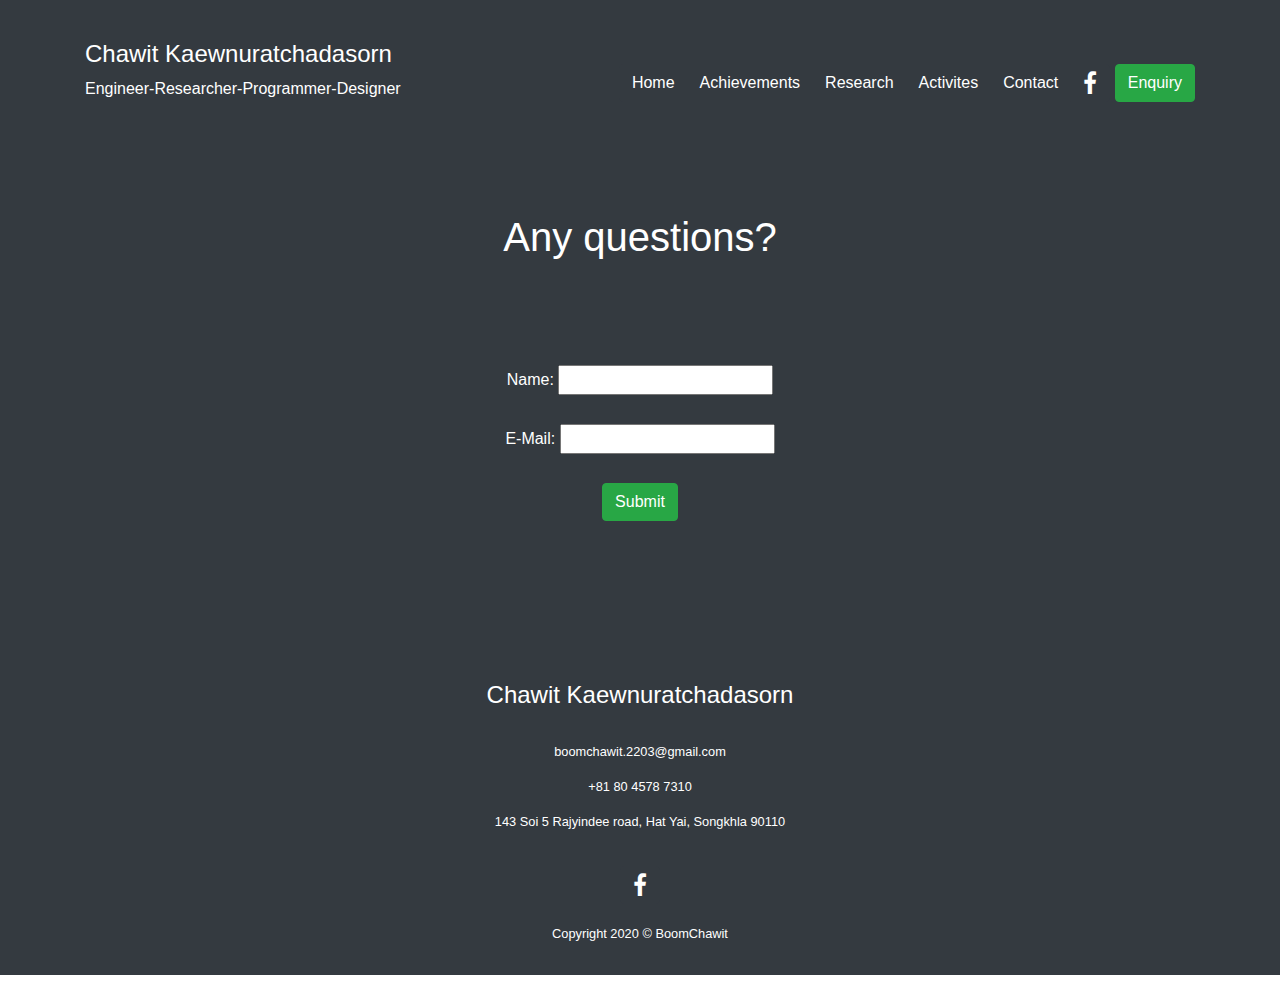
<file: contact.html>
<html lang="en">
    <head>
        <link href="https://stackpath.bootstrapcdn.com/bootstrap/4.5.0/css/bootstrap.min.css" rel="stylesheet">
        <link rel="stylesheet" href="https://cdnjs.cloudflare.com/ajax/libs/font-awesome/4.7.0/css/font-awesome.min.css">
        <link href="styles.css" rel="stylesheet">
        <title>My Webpage</title>
        <script>
            function formSubmit() {
                document.forms["myForm"].submit();
            }
        </script>
    </head>
    <body>
        <div class="container-fluid p-3 mb-2 bg-dark text-white">
            <br>
            <div class = "container">
                <div class="row justify-content-between">
                    <div class="col-5">
                        <h4>Chawit Kaewnuratchadasorn</h4>
                        <p class = "lighter">Engineer-Researcher-Programmer-Designer</p>
                    </div>
                    <div class="col-7 right ml-auto">
                        <br>
                        <div class="btn-group" role="group" aria-label="Basic example">
                            <a class="btn btn-dark" href="index.html" role="button">Home</a>
                            <a class="btn btn-dark" href="achievement.html" role="button">Achievements</a>
                            <a class="btn btn-dark" href="research.html" role="button">Research</a>
                            <a class="btn btn-dark" href="activities.html" role="button">Activites</a>
                            <a class="btn btn-dark" href="contact.html" role="button">Contact</a>
                            <a class="btn btn-dark" href= "https://www.facebook.com/boomchawit/" role="button">
                                <i class="fa fa-facebook-f" style="font-size:24px"></i>
                            </a>
                        </div>
                        <button type="button" class="btn btn-success">Enquiry</button>
                    </div>
                </div>
            </div>
            <br><br><br><br>
            <div class="mid">
                <h1>Any questions?</h1><br><br><br><br>
                <form name="myForm" action="/action_page.php" method="get">
                    <label for="fname">Name:</label>
                    <input type="text" id="fname" name="fname"><br><br>
                    <label for="lname">E-Mail:</label>
                    <input type="text" id="lname" name="lname"><br><br>
                    <a class="btn btn-success" role="button" onclick="formSubmit()" value="Send form data!">Submit</a>
                </form>
                <br><br><br><br>
            </div>
            <div class = "mid">
                <br><br>
                <h4>Chawit Kaewnuratchadasorn</h4>
                <br>
                <div class = "lighter" style = "font-size: 80%">
                    <p>boomchawit.2203@gmail.com</p>
                    <p>+81 80 4578 7310</p>
                    <p>143 Soi 5 Rajyindee road, Hat Yai, Songkhla 90110</p><br>
                    <a class="btn btn-dark" href= "https://www.facebook.com/boomchawit/" role="button">
                        <i class="fa fa-facebook-f" style="font-size:24px"></i>
                    </a>
                    <br><br>
                    <p>Copyright 2020 © BoomChawit</p>
                </div>
            </div>
        </div>
    </body>
</html>
</file>
<file: styles.css>
.circular--landscape 
{
    display: inline-block;
    position: relative;
    width: 200px;
    height: 200px;
    overflow: hidden;
    border-radius: 50%;
}

.circular--landscape img 
{
    width: auto;
    height: 100%;
    margin-left: -50px;
}

.circular
{
    display: inline-block;
    position: relative;
    width: 150px;
    height: 150px;
    overflow: hidden;
    border-radius: 50%;
}

.circular img 
{
    width: auto;
    height: 100%;
}

.mid
{
    text-align: center;
}

.sec2
{
    max-width:100%;
    height:auto;
}

.sec3
{
    max-width:120%;
    height:auto;
}

.con {
  position: relative;
  text-align: center;
  color: white;
}

.bottom-left {
  position: absolute;
  bottom: 8px;
  left: 40px;
  text-align: left;
  font-size: 100%;
}

.bold{
    font-size: 200%;
    font-weight: bold;
}

.opacity{
    opacity: 0.9
}

.lighter{
    font-weight: lighter
}
.center {
    margin-left: auto;
    margin-right: auto;
    display: block
}
.right{
    text-align: right;
}

.three {
  object-fit: cover;
  width: 480px;
  height: 480px;
}

.centered {
  position: absolute;
  left: 50%;
  top: 90%;
  transform: translate(-50%, -50%);
}

.bg {
  /* The image used */
  background-image: url("./Site\ Files/13.png");

  /* Full height */
  height: 100%; 

  /* Center and scale the image nicely */
  background-position: center;
  background-repeat: no-repeat;
  background-size: cover;
}
</file>
